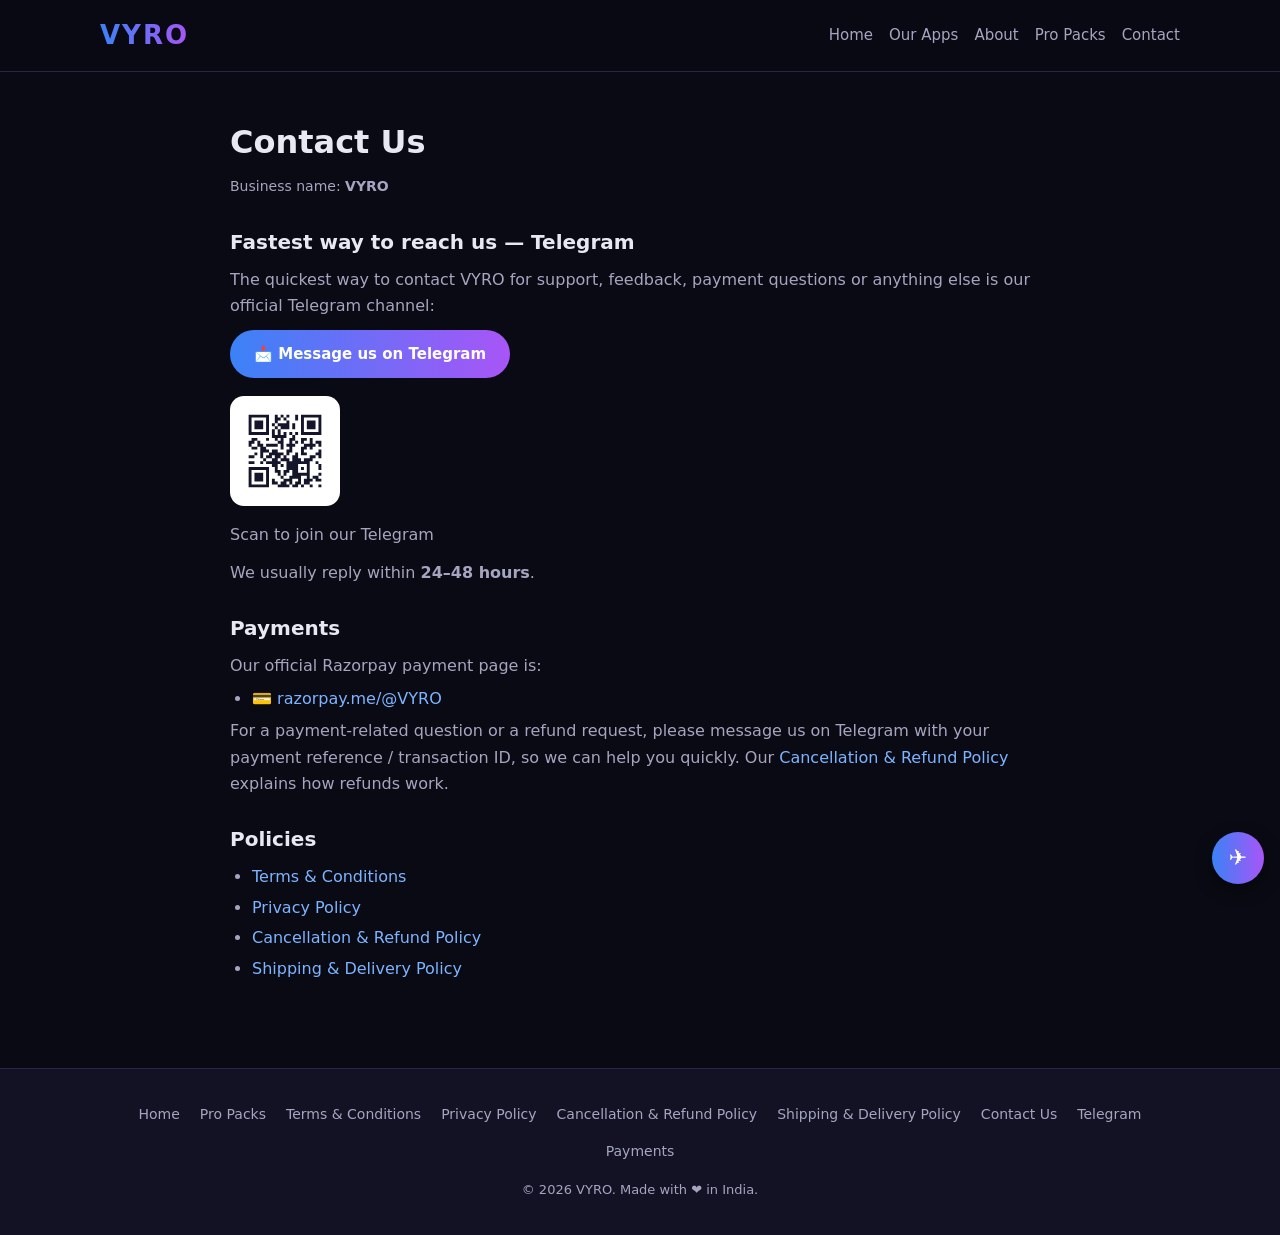
<file: contact.html>
<!DOCTYPE html>
<html lang="en">
<head>
<meta charset="UTF-8">
<meta name="viewport" content="width=device-width, initial-scale=1.0">
<title>Contact Us — VYRO</title>
<meta name="description" content="Contact VYRO: reach us fastest on Telegram. Support, payments and feedback — we usually reply within 24–48 hours.">
<link rel="stylesheet" href="style.css">
<link rel="canonical" href="https://vyro101.netlify.app/contact.html">
<meta name="robots" content="index, follow">
<meta name="theme-color" content="#0a0a14">
<link rel="icon" type="image/svg+xml" href="favicon.svg">
<meta property="og:type" content="website">
<meta property="og:site_name" content="VYRO">
<meta property="og:title" content="Contact Us — VYRO">
<meta property="og:description" content="Contact VYRO: reach us fastest on Telegram. Support, payments and feedback — we usually reply within 24–48 hours.">
<meta property="og:url" content="https://vyro101.netlify.app/contact.html">
<meta property="og:image" content="https://vyro101.netlify.app/og-cover.svg">
<meta property="og:image:alt" content="VYRO — Free Android Apps">
<meta name="twitter:card" content="summary_large_image">
<meta name="twitter:title" content="Contact Us — VYRO">
<meta name="twitter:description" content="Contact VYRO: reach us fastest on Telegram. Support, payments and feedback — we usually reply within 24–48 hours.">
<meta name="twitter:image" content="https://vyro101.netlify.app/og-cover.svg">
<script async src="https://pagead2.googlesyndication.com/pagead/js/adsbygoogle.js?client=ca-pub-7780106027254382" crossorigin="anonymous"></script>
</head>
<body>

<header class="site">
  <div class="wrap nav">
    <a class="logo" href="index.html">VYRO</a>
    <nav class="links">
      <a href="index.html">Home</a>
      <a href="index.html#apps">Our Apps</a>
      <a href="index.html#about">About</a>
      <a href="store.html">Pro Packs</a>
      <a href="contact.html">Contact</a>
    </nav>
  </div>
</header>

<main class="wrap">
  <div class="page">
    <h1>Contact Us</h1>
    <p class="updated">Business name: <strong>VYRO</strong></p>

    <h2>Fastest way to reach us — Telegram</h2>
    <p>The quickest way to contact VYRO for support, feedback, payment questions or anything else is our official Telegram channel:</p>
    <p><a class="btn" href="https://t.me/VYRO101" target="_blank" rel="noopener">📩 Message us on Telegram</a></p>
    <div class="qr-block">
      <img src="telegram-qr.svg" alt="QR code — scan to join the VYRO Telegram channel" class="tg-qr">
      <p class="qr-line">Scan to join our Telegram</p>
    </div>
    <p style="margin-top:12px">We usually reply within <strong>24–48 hours</strong>.</p>

    <h2>Payments</h2>
    <p>Our official Razorpay payment page is:</p>
    <ul>
      <li>💳 <a href="https://razorpay.me/@VYRO" target="_blank" rel="noopener">razorpay.me/@VYRO</a></li>
    </ul>
    <p>For a payment-related question or a refund request, please message us on Telegram with your payment reference / transaction ID, so we can help you quickly. Our <a href="refunds.html">Cancellation &amp; Refund Policy</a> explains how refunds work.</p>

    <h2>Policies</h2>
    <ul>
      <li><a href="terms.html">Terms &amp; Conditions</a></li>
      <li><a href="privacy.html">Privacy Policy</a></li>
      <li><a href="refunds.html">Cancellation &amp; Refund Policy</a></li>
      <li><a href="shipping.html">Shipping &amp; Delivery Policy</a></li>
    </ul>
  </div>
</main>

<footer class="site">
  <div class="wrap footer-inner">
    <div class="footer-links">
      <a href="index.html">Home</a>
      <a href="store.html">Pro Packs</a>
      <a href="terms.html">Terms &amp; Conditions</a>
      <a href="privacy.html">Privacy Policy</a>
      <a href="refunds.html">Cancellation &amp; Refund Policy</a>
      <a href="shipping.html">Shipping &amp; Delivery Policy</a>
      <a href="contact.html">Contact Us</a>
      <a href="https://t.me/VYRO101" target="_blank" rel="noopener">Telegram</a>
      <a href="https://razorpay.me/@VYRO" target="_blank" rel="noopener">Payments</a>
    </div>
    <p class="copy">© 2026 VYRO. Made with ❤️ in India.</p>
  </div>
</footer>

<a class="tg-float" href="https://t.me/VYRO101" target="_blank" rel="noopener" aria-label="Get our apps on Telegram">✈️</a>
<script src="tg-direct.js" defer></script>
</body>
</html>
</file>
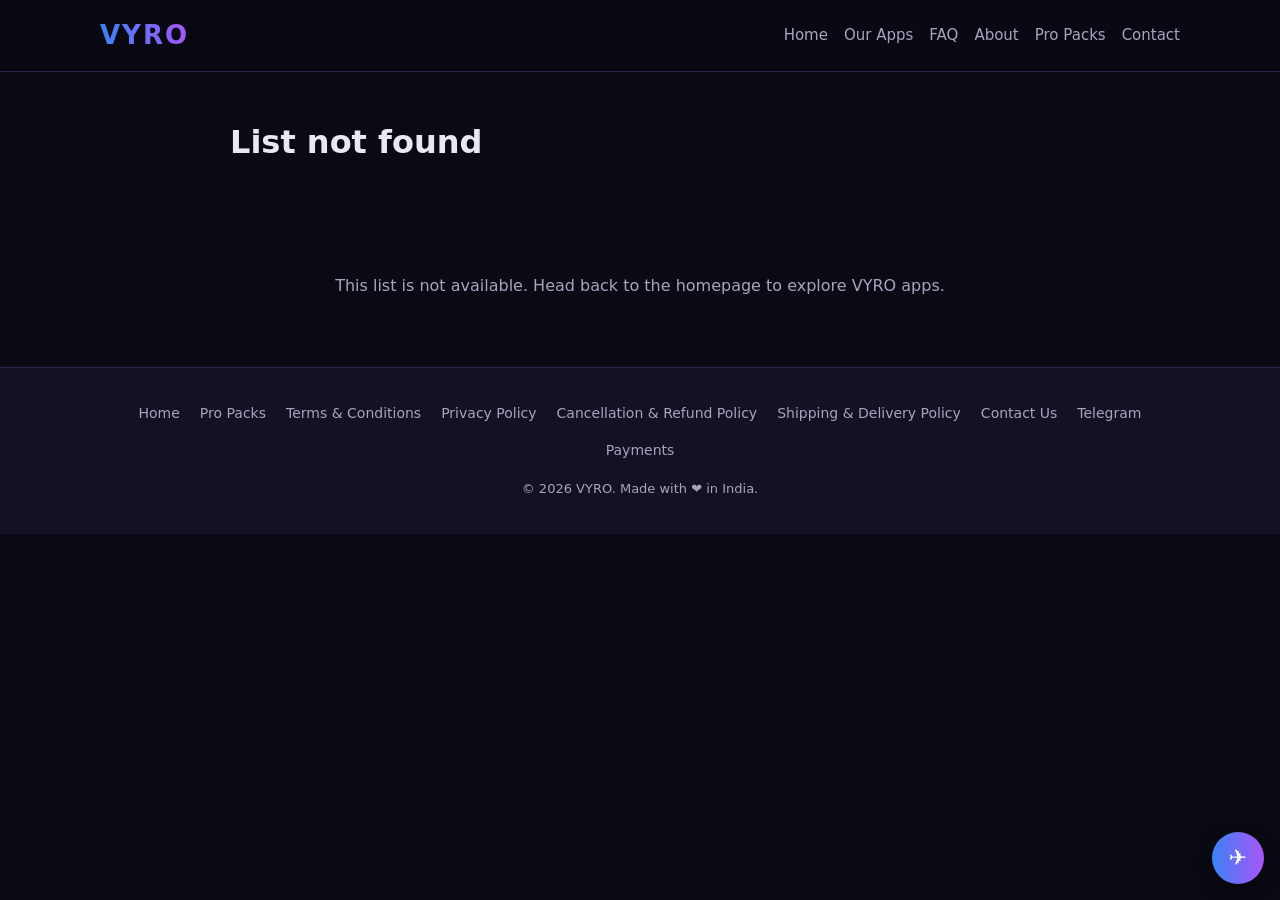
<file: list.html>
<!DOCTYPE html>
<html lang="en">
<head>
<meta charset="UTF-8">
<meta name="viewport" content="width=device-width, initial-scale=1.0">
<title>VYRO</title>
<meta name="description" content="A VYRO list — useful links and resources from VYRO.">
<link rel="stylesheet" href="style.css">
<link rel="canonical" href="https://vyro101.pages.dev/list.html">
<meta name="robots" content="index, follow">
<meta name="theme-color" content="#0a0a14">
<link rel="icon" type="image/svg+xml" href="favicon.svg">
<meta property="og:type" content="website">
<meta property="og:site_name" content="VYRO">
<meta property="og:title" content="VYRO">
<meta property="og:description" content="A VYRO list — useful links and resources from VYRO.">
<meta property="og:url" content="https://vyro101.pages.dev/list.html">
<meta property="og:image" content="https://vyro101.pages.dev/og-cover.svg">
<meta property="og:image:alt" content="VYRO — Free Android Apps">
<meta name="twitter:card" content="summary_large_image">
<meta name="twitter:title" content="VYRO">
<meta name="twitter:description" content="A VYRO list — useful links and resources from VYRO.">
<meta name="twitter:image" content="https://vyro101.pages.dev/og-cover.svg">
<script async src="https://pagead2.googlesyndication.com/pagead/js/adsbygoogle.js?client=ca-pub-7780106027254382" crossorigin="anonymous"></script>
</head>
<body>

<header class="site">
  <div class="wrap nav">
    <a class='logo' href='/'>VYRO</a>
    <nav class="links">
      <a href='/'>Home</a>
      <a href='/#apps'>Our Apps</a>
      <a href='/#faq'>FAQ</a>
      <a href='/#about'>About</a>
      <a href='/store'>Pro Packs</a>
      <a href='/contact'>Contact</a>
    </nav>
  </div>
</header>

<main class="wrap">
  <div class="page">
    <h1 id="listTitle">List</h1>
    <p class="updated" id="listSub"></p>
  </div>

  <section style="padding-top:0">
    <div class="app-list" id="tabList">
      <p class="no-apps" id="listStatus">Loading…</p>
    </div>
  </section>
</main>

<footer class="site">
  <div class="wrap footer-inner">
    <div class="footer-links">
      <a href='/'>Home</a>
      <a href='/store'>Pro Packs</a>
      <a href='/terms'>Terms &amp; Conditions</a>
      <a href='/privacy'>Privacy Policy</a>
      <a href='/refunds'>Cancellation &amp; Refund Policy</a>
      <a href='/shipping'>Shipping &amp; Delivery Policy</a>
      <a href='/contact'>Contact Us</a>
      <a href="https://t.me/VYRO101" target="_blank" rel="noopener">Telegram</a>
      <a href="https://razorpay.me/@VYRO" target="_blank" rel="noopener">Payments</a>
    </div>
    <p class="copy">© 2026 VYRO. Made with ❤️ in India.</p>
  </div>
</footer>

<a class="tg-float" href="https://t.me/VYRO101" target="_blank" rel="noopener" aria-label="Get our apps on Telegram">✈️</a>
<script src="tg-direct.js" defer></script>
<script>
// Renders one "page" tab from site-data.json (?tab=<id>): each item is a
// row with its title, a [Get here] button linking to the item's link, and
// a "Tips: ..." line under the title — the pattern from Piyush's sketch.
(function () {
  var listEl = document.getElementById('tabList');
  var statusEl = document.getElementById('listStatus');
  var titleEl = document.getElementById('listTitle');

  function tabHref(tab) {
    if (!tab) return '#';
    if (tab.type === 'page') return 'list.html?tab=' + encodeURIComponent(tab.id || '');
    return tab.url || '#';
  }

  function renderNav(tabs) {
    var nav = document.querySelector('header.site nav.links');
    if (!nav || !tabs || !tabs.length) return;
    nav.textContent = '';
    tabs.forEach(function (tab) {
      var a = document.createElement('a');
      a.href = tabHref(tab);
      a.textContent = tab.label || '';
      nav.appendChild(a);
    });
  }

  function showStatus(msg) {
    listEl.textContent = '';
    var p = document.createElement('p');
    p.className = 'no-apps';
    p.textContent = msg;
    listEl.appendChild(p);
  }

  function renderItems(tab) {
    titleEl.textContent = tab.label || 'List';
    document.title = (tab.label || 'List') + ' — VYRO';
    var items = tab.items || [];
    if (!items.length) {
      showStatus('No items here yet — check back soon.');
      return;
    }
    listEl.textContent = '';
    items.forEach(function (item) {
      var art = document.createElement('article');
      art.className = 'app-row';

      var info = document.createElement('div');
      info.className = 'app-info';
      var h3 = document.createElement('h3');
      h3.textContent = item.title || '';
      info.appendChild(h3);
      if (item.tips) {
        var tips = document.createElement('p');
        tips.textContent = 'Tips: ' + item.tips;
        info.appendChild(tips);
      }
      art.appendChild(info);

      if (item.link) {
        var a = document.createElement('a');
        a.className = 'btn get';
        a.href = item.link;
        a.textContent = 'Get here';
        if (/^https?:\/\//i.test(item.link)) {
          a.target = '_blank';
          a.rel = 'noopener';
        }
        art.appendChild(a);
      }
      listEl.appendChild(art);
    });
  }

  var params = new URLSearchParams(window.location.search);
  var tabId = params.get('tab') || '';

  fetch('site-data.json', { cache: 'no-store' })
    .then(function (resp) {
      if (!resp.ok) throw new Error('site-data.json: HTTP ' + resp.status);
      return resp.json();
    })
    .then(function (data) {
      if (!data || typeof data !== 'object') throw new Error('bad data');
      try { renderNav(data.tabs); } catch (e) { /* keep static nav */ }
      var tab = null;
      (data.tabs || []).forEach(function (t) {
        if (t.id === tabId) tab = t;
      });
      if (!tab || tab.type !== 'page') {
        titleEl.textContent = 'List not found';
        document.title = 'List not found — VYRO';
        showStatus('This list is not available. Head back to the homepage to explore VYRO apps.');
        return;
      }
      renderItems(tab);
    })
    .catch(function () {
      showStatus('Could not load this list — please check your connection and try again.');
    });
})();
</script>
</body>
</html>
</file>
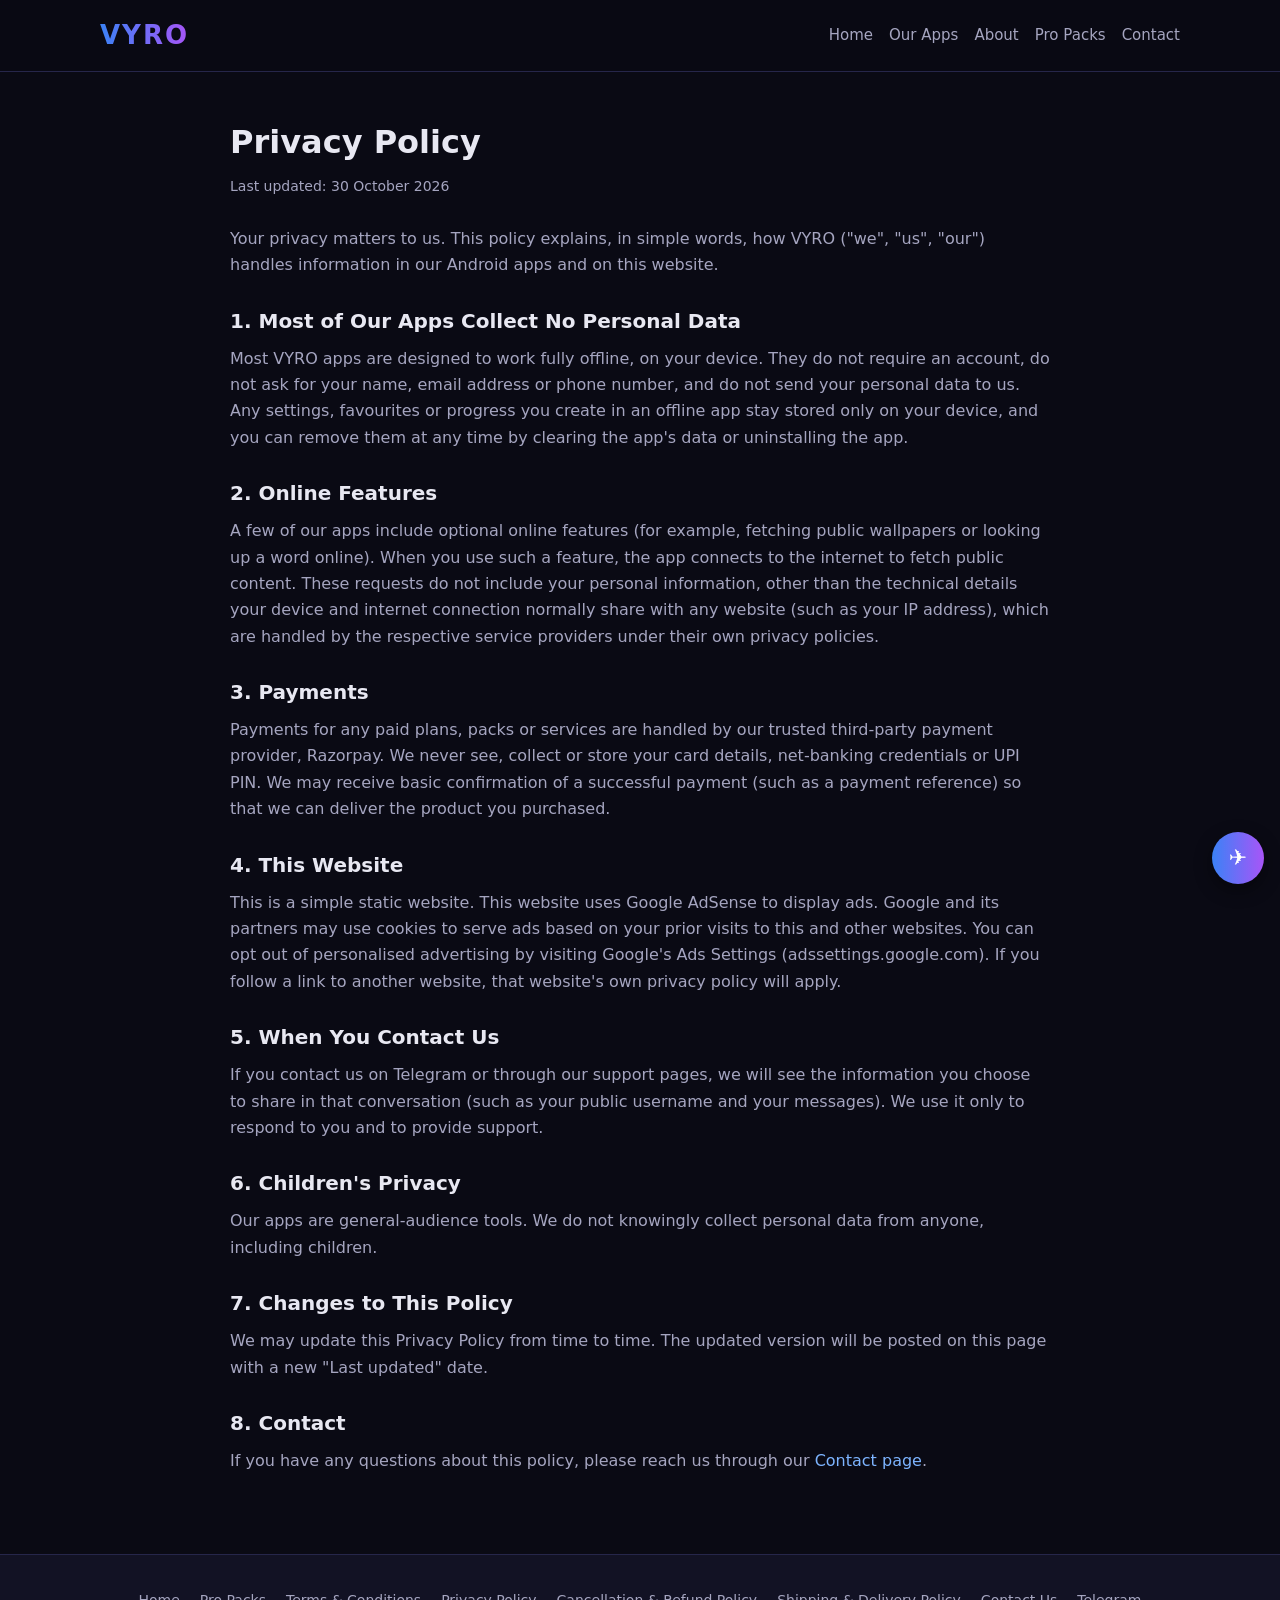
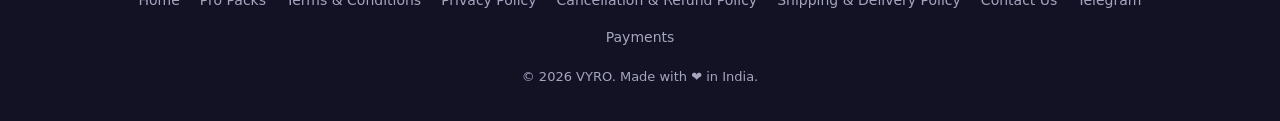
<file: privacy.html>
<!DOCTYPE html>
<html lang="en">
<head>
<meta charset="UTF-8">
<meta name="viewport" content="width=device-width, initial-scale=1.0">
<title>Privacy Policy — VYRO</title>
<meta name="description" content="Privacy Policy of VYRO: most of our apps work fully offline and collect no personal data.">
<link rel="stylesheet" href="style.css">
<link rel="canonical" href="https://vyro101.netlify.app/privacy.html">
<meta name="robots" content="index, follow">
<meta name="theme-color" content="#0a0a14">
<link rel="icon" type="image/svg+xml" href="favicon.svg">
<meta property="og:type" content="website">
<meta property="og:site_name" content="VYRO">
<meta property="og:title" content="Privacy Policy — VYRO">
<meta property="og:description" content="Privacy Policy of VYRO: most of our apps work fully offline and collect no personal data.">
<meta property="og:url" content="https://vyro101.netlify.app/privacy.html">
<meta property="og:image" content="https://vyro101.netlify.app/og-cover.svg">
<meta property="og:image:alt" content="VYRO — Free Android Apps">
<meta name="twitter:card" content="summary_large_image">
<meta name="twitter:title" content="Privacy Policy — VYRO">
<meta name="twitter:description" content="Privacy Policy of VYRO: most of our apps work fully offline and collect no personal data.">
<meta name="twitter:image" content="https://vyro101.netlify.app/og-cover.svg">
<script async src="https://pagead2.googlesyndication.com/pagead/js/adsbygoogle.js?client=ca-pub-7780106027254382" crossorigin="anonymous"></script>
</head>
<body>

<header class="site">
  <div class="wrap nav">
    <a class="logo" href="index.html">VYRO</a>
    <nav class="links">
      <a href="index.html">Home</a>
      <a href="index.html#apps">Our Apps</a>
      <a href="index.html#about">About</a>
      <a href="store.html">Pro Packs</a>
      <a href="contact.html">Contact</a>
    </nav>
  </div>
</header>

<main class="wrap">
  <div class="page">
    <h1>Privacy Policy</h1>
    <p class="updated">Last updated: 30 October 2026</p>

    <p>Your privacy matters to us. This policy explains, in simple words, how VYRO ("we", "us", "our") handles information in our Android apps and on this website.</p>

    <h2>1. Most of Our Apps Collect No Personal Data</h2>
    <p>Most VYRO apps are designed to work fully offline, on your device. They do not require an account, do not ask for your name, email address or phone number, and do not send your personal data to us. Any settings, favourites or progress you create in an offline app stay stored only on your device, and you can remove them at any time by clearing the app's data or uninstalling the app.</p>

    <h2>2. Online Features</h2>
    <p>A few of our apps include optional online features (for example, fetching public wallpapers or looking up a word online). When you use such a feature, the app connects to the internet to fetch public content. These requests do not include your personal information, other than the technical details your device and internet connection normally share with any website (such as your IP address), which are handled by the respective service providers under their own privacy policies.</p>

    <h2>3. Payments</h2>
    <p>Payments for any paid plans, packs or services are handled by our trusted third-party payment provider, Razorpay. We never see, collect or store your card details, net-banking credentials or UPI PIN. We may receive basic confirmation of a successful payment (such as a payment reference) so that we can deliver the product you purchased.</p>

    <h2>4. This Website</h2>
    <p>This is a simple static website. This website uses Google AdSense to display ads. Google and its partners may use cookies to serve ads based on your prior visits to this and other websites. You can opt out of personalised advertising by visiting Google's Ads Settings (adssettings.google.com). If you follow a link to another website, that website's own privacy policy will apply.</p>

    <h2>5. When You Contact Us</h2>
    <p>If you contact us on Telegram or through our support pages, we will see the information you choose to share in that conversation (such as your public username and your messages). We use it only to respond to you and to provide support.</p>

    <h2>6. Children's Privacy</h2>
    <p>Our apps are general-audience tools. We do not knowingly collect personal data from anyone, including children.</p>

    <h2>7. Changes to This Policy</h2>
    <p>We may update this Privacy Policy from time to time. The updated version will be posted on this page with a new "Last updated" date.</p>

    <h2>8. Contact</h2>
    <p>If you have any questions about this policy, please reach us through our <a href="contact.html">Contact page</a>.</p>
  </div>
</main>

<footer class="site">
  <div class="wrap footer-inner">
    <div class="footer-links">
      <a href="index.html">Home</a>
      <a href="store.html">Pro Packs</a>
      <a href="terms.html">Terms &amp; Conditions</a>
      <a href="privacy.html">Privacy Policy</a>
      <a href="refunds.html">Cancellation &amp; Refund Policy</a>
      <a href="shipping.html">Shipping &amp; Delivery Policy</a>
      <a href="contact.html">Contact Us</a>
      <a href="https://t.me/VYRO101" target="_blank" rel="noopener">Telegram</a>
      <a href="https://razorpay.me/@VYRO" target="_blank" rel="noopener">Payments</a>
    </div>
    <p class="copy">© 2026 VYRO. Made with ❤️ in India.</p>
  </div>
</footer>

<a class="tg-float" href="https://t.me/VYRO101" target="_blank" rel="noopener" aria-label="Get our apps on Telegram">✈️</a>
<script src="tg-direct.js" defer></script>
</body>
</html>
</file>
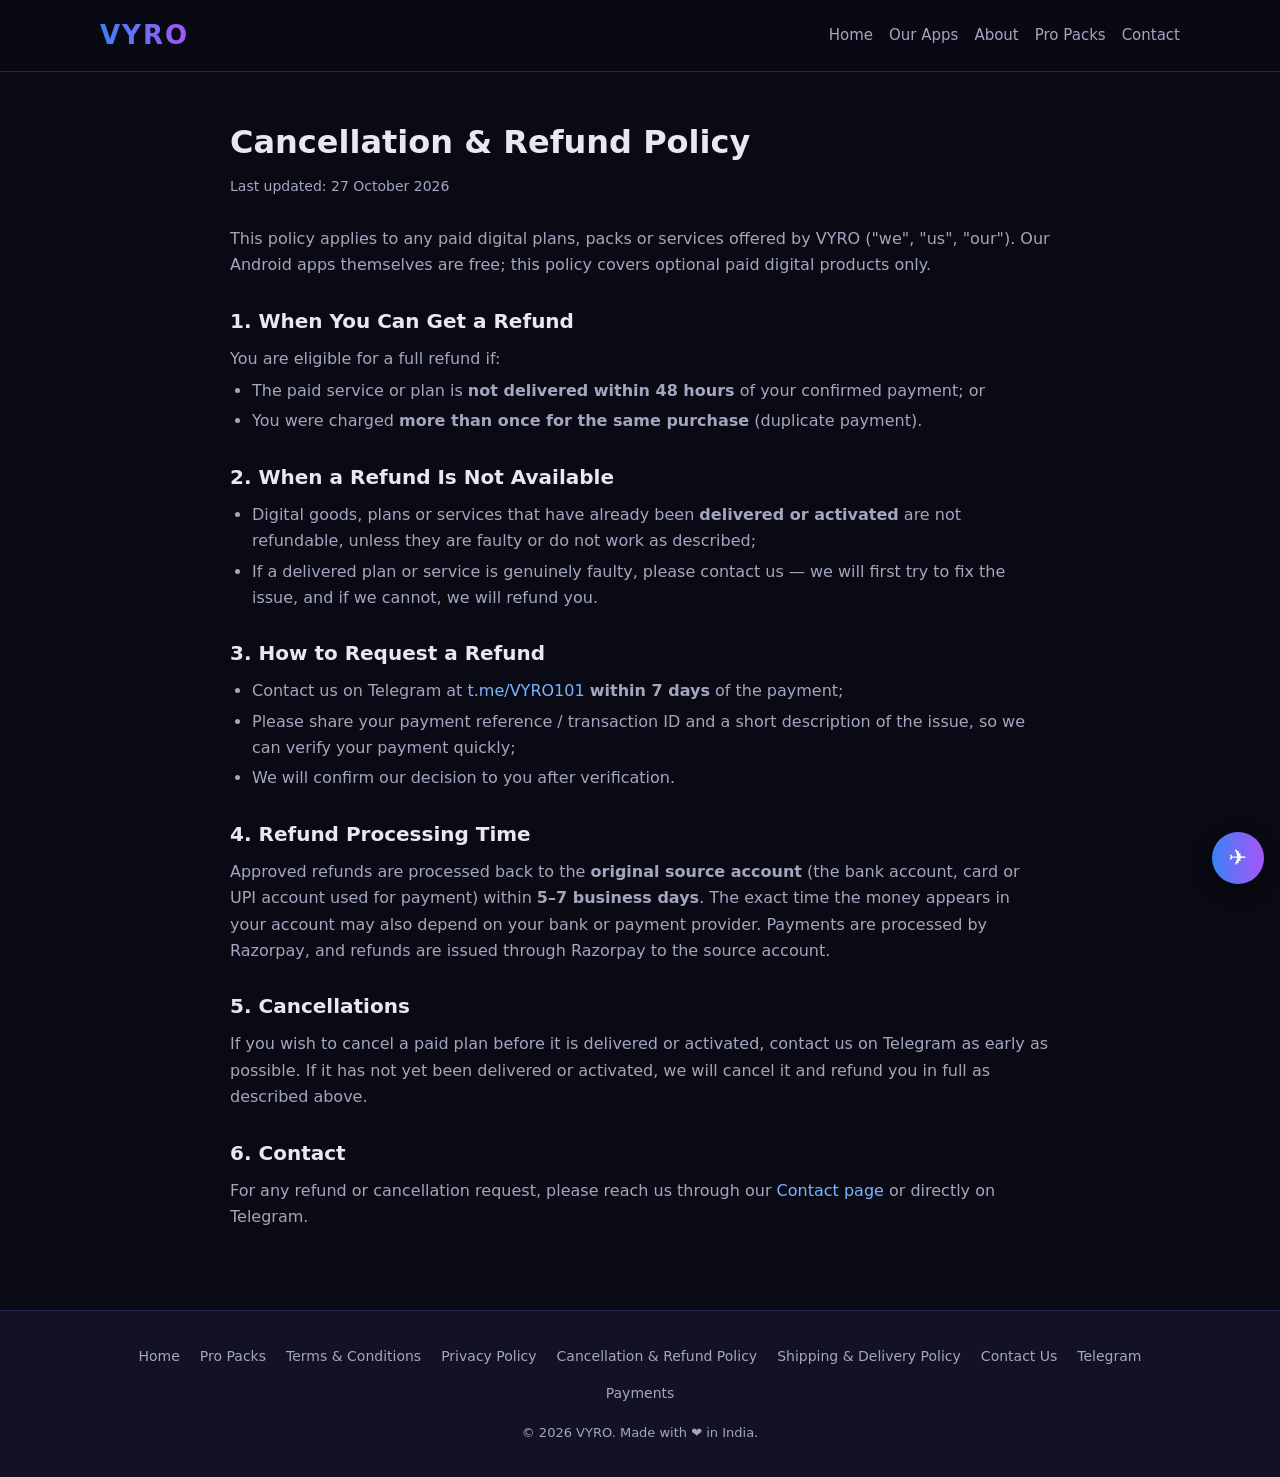
<file: refunds.html>
<!DOCTYPE html>
<html lang="en">
<head>
<meta charset="UTF-8">
<meta name="viewport" content="width=device-width, initial-scale=1.0">
<title>Cancellation &amp; Refund Policy — VYRO</title>
<meta name="description" content="Cancellation and Refund Policy for paid digital plans and services offered by VYRO.">
<link rel="stylesheet" href="style.css">
<link rel="canonical" href="https://vyro101.netlify.app/refunds.html">
<meta name="robots" content="index, follow">
<meta name="theme-color" content="#0a0a14">
<link rel="icon" type="image/svg+xml" href="favicon.svg">
<meta property="og:type" content="website">
<meta property="og:site_name" content="VYRO">
<meta property="og:title" content="Cancellation &amp; Refund Policy — VYRO">
<meta property="og:description" content="Cancellation and Refund Policy for paid digital plans and services offered by VYRO.">
<meta property="og:url" content="https://vyro101.netlify.app/refunds.html">
<meta property="og:image" content="https://vyro101.netlify.app/og-cover.svg">
<meta property="og:image:alt" content="VYRO — Free Android Apps">
<meta name="twitter:card" content="summary_large_image">
<meta name="twitter:title" content="Cancellation &amp; Refund Policy — VYRO">
<meta name="twitter:description" content="Cancellation and Refund Policy for paid digital plans and services offered by VYRO.">
<meta name="twitter:image" content="https://vyro101.netlify.app/og-cover.svg">
<script async src="https://pagead2.googlesyndication.com/pagead/js/adsbygoogle.js?client=ca-pub-7780106027254382" crossorigin="anonymous"></script>
</head>
<body>

<header class="site">
  <div class="wrap nav">
    <a class="logo" href="index.html">VYRO</a>
    <nav class="links">
      <a href="index.html">Home</a>
      <a href="index.html#apps">Our Apps</a>
      <a href="index.html#about">About</a>
      <a href="store.html">Pro Packs</a>
      <a href="contact.html">Contact</a>
    </nav>
  </div>
</header>

<main class="wrap">
  <div class="page">
    <h1>Cancellation &amp; Refund Policy</h1>
    <p class="updated">Last updated: 27 October 2026</p>

    <p>This policy applies to any paid digital plans, packs or services offered by VYRO ("we", "us", "our"). Our Android apps themselves are free; this policy covers optional paid digital products only.</p>

    <h2>1. When You Can Get a Refund</h2>
    <p>You are eligible for a full refund if:</p>
    <ul>
      <li>The paid service or plan is <strong>not delivered within 48 hours</strong> of your confirmed payment; or</li>
      <li>You were charged <strong>more than once for the same purchase</strong> (duplicate payment).</li>
    </ul>

    <h2>2. When a Refund Is Not Available</h2>
    <ul>
      <li>Digital goods, plans or services that have already been <strong>delivered or activated</strong> are not refundable, unless they are faulty or do not work as described;</li>
      <li>If a delivered plan or service is genuinely faulty, please contact us — we will first try to fix the issue, and if we cannot, we will refund you.</li>
    </ul>

    <h2>3. How to Request a Refund</h2>
    <ul>
      <li>Contact us on Telegram at <a href="https://t.me/VYRO101" target="_blank" rel="noopener">t.me/VYRO101</a> <strong>within 7 days</strong> of the payment;</li>
      <li>Please share your payment reference / transaction ID and a short description of the issue, so we can verify your payment quickly;</li>
      <li>We will confirm our decision to you after verification.</li>
    </ul>

    <h2>4. Refund Processing Time</h2>
    <p>Approved refunds are processed back to the <strong>original source account</strong> (the bank account, card or UPI account used for payment) within <strong>5–7 business days</strong>. The exact time the money appears in your account may also depend on your bank or payment provider. Payments are processed by Razorpay, and refunds are issued through Razorpay to the source account.</p>

    <h2>5. Cancellations</h2>
    <p>If you wish to cancel a paid plan before it is delivered or activated, contact us on Telegram as early as possible. If it has not yet been delivered or activated, we will cancel it and refund you in full as described above.</p>

    <h2>6. Contact</h2>
    <p>For any refund or cancellation request, please reach us through our <a href="contact.html">Contact page</a> or directly on Telegram.</p>
  </div>
</main>

<footer class="site">
  <div class="wrap footer-inner">
    <div class="footer-links">
      <a href="index.html">Home</a>
      <a href="store.html">Pro Packs</a>
      <a href="terms.html">Terms &amp; Conditions</a>
      <a href="privacy.html">Privacy Policy</a>
      <a href="refunds.html">Cancellation &amp; Refund Policy</a>
      <a href="shipping.html">Shipping &amp; Delivery Policy</a>
      <a href="contact.html">Contact Us</a>
      <a href="https://t.me/VYRO101" target="_blank" rel="noopener">Telegram</a>
      <a href="https://razorpay.me/@VYRO" target="_blank" rel="noopener">Payments</a>
    </div>
    <p class="copy">© 2026 VYRO. Made with ❤️ in India.</p>
  </div>
</footer>

<a class="tg-float" href="https://t.me/VYRO101" target="_blank" rel="noopener" aria-label="Get our apps on Telegram">✈️</a>
<script src="tg-direct.js" defer></script>
</body>
</html>
</file>
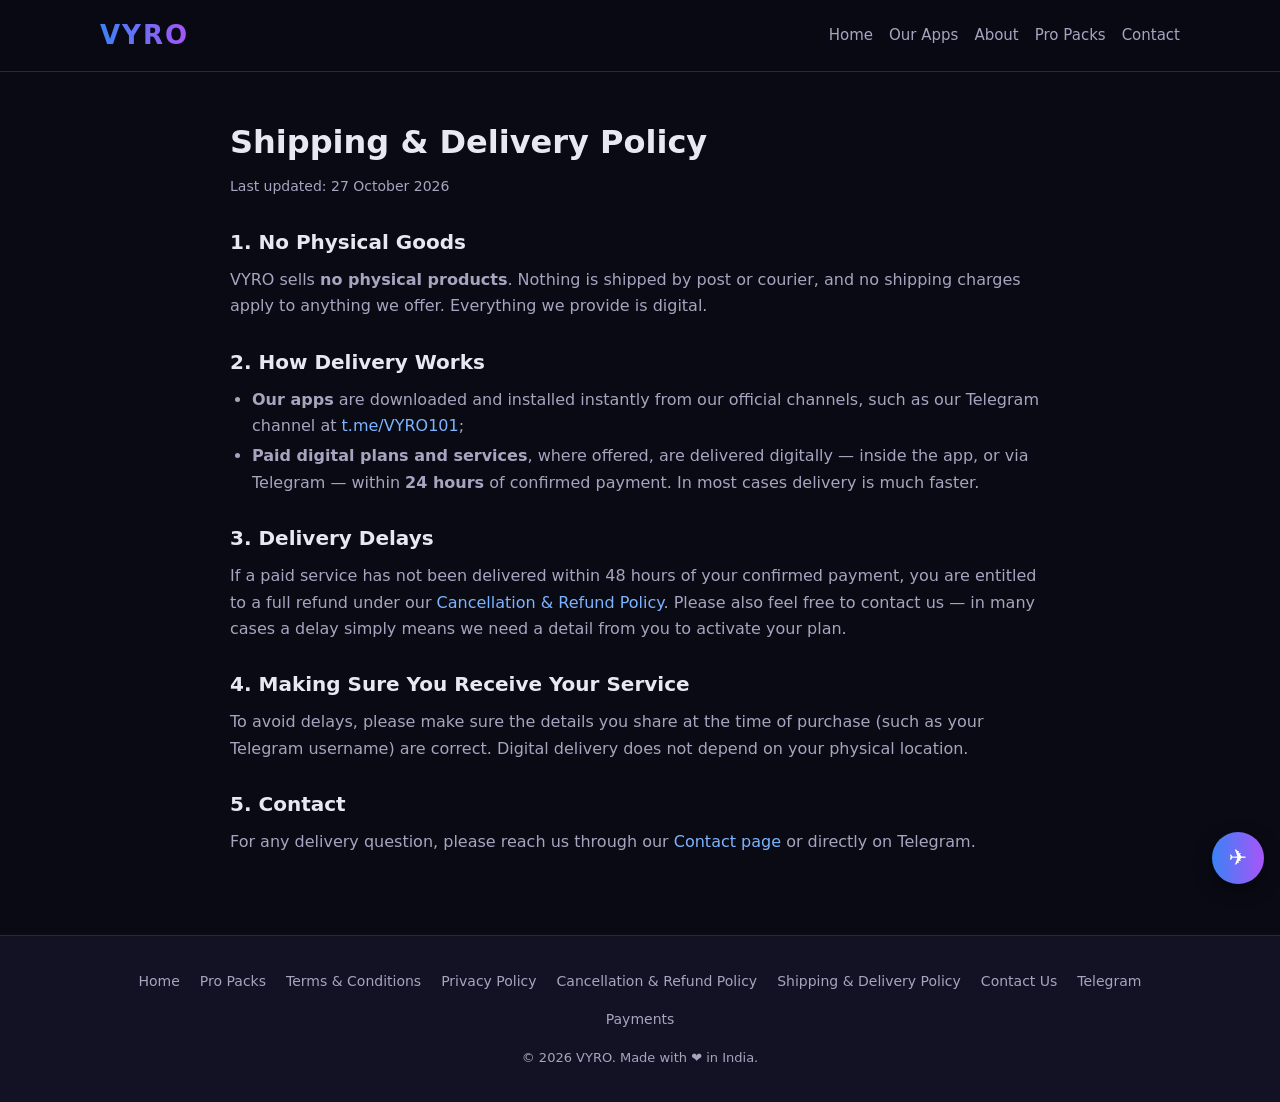
<file: shipping.html>
<!DOCTYPE html>
<html lang="en">
<head>
<meta charset="UTF-8">
<meta name="viewport" content="width=device-width, initial-scale=1.0">
<title>Shipping &amp; Delivery Policy — VYRO</title>
<meta name="description" content="VYRO sells no physical goods. All apps and paid services are delivered digitally and instantly or within 24 hours of confirmed payment.">
<link rel="stylesheet" href="style.css">
<link rel="canonical" href="https://vyro101.netlify.app/shipping.html">
<meta name="robots" content="index, follow">
<meta name="theme-color" content="#0a0a14">
<link rel="icon" type="image/svg+xml" href="favicon.svg">
<meta property="og:type" content="website">
<meta property="og:site_name" content="VYRO">
<meta property="og:title" content="Shipping &amp; Delivery Policy — VYRO">
<meta property="og:description" content="VYRO sells no physical goods. All apps and paid services are delivered digitally and instantly or within 24 hours of confirmed payment.">
<meta property="og:url" content="https://vyro101.netlify.app/shipping.html">
<meta property="og:image" content="https://vyro101.netlify.app/og-cover.svg">
<meta property="og:image:alt" content="VYRO — Free Android Apps">
<meta name="twitter:card" content="summary_large_image">
<meta name="twitter:title" content="Shipping &amp; Delivery Policy — VYRO">
<meta name="twitter:description" content="VYRO sells no physical goods. All apps and paid services are delivered digitally and instantly or within 24 hours of confirmed payment.">
<meta name="twitter:image" content="https://vyro101.netlify.app/og-cover.svg">
<script async src="https://pagead2.googlesyndication.com/pagead/js/adsbygoogle.js?client=ca-pub-7780106027254382" crossorigin="anonymous"></script>
</head>
<body>

<header class="site">
  <div class="wrap nav">
    <a class="logo" href="index.html">VYRO</a>
    <nav class="links">
      <a href="index.html">Home</a>
      <a href="index.html#apps">Our Apps</a>
      <a href="index.html#about">About</a>
      <a href="store.html">Pro Packs</a>
      <a href="contact.html">Contact</a>
    </nav>
  </div>
</header>

<main class="wrap">
  <div class="page">
    <h1>Shipping &amp; Delivery Policy</h1>
    <p class="updated">Last updated: 27 October 2026</p>

    <h2>1. No Physical Goods</h2>
    <p>VYRO sells <strong>no physical products</strong>. Nothing is shipped by post or courier, and no shipping charges apply to anything we offer. Everything we provide is digital.</p>

    <h2>2. How Delivery Works</h2>
    <ul>
      <li><strong>Our apps</strong> are downloaded and installed instantly from our official channels, such as our Telegram channel at <a href="https://t.me/VYRO101" target="_blank" rel="noopener">t.me/VYRO101</a>;</li>
      <li><strong>Paid digital plans and services</strong>, where offered, are delivered digitally — inside the app, or via Telegram — within <strong>24 hours</strong> of confirmed payment. In most cases delivery is much faster.</li>
    </ul>

    <h2>3. Delivery Delays</h2>
    <p>If a paid service has not been delivered within 48 hours of your confirmed payment, you are entitled to a full refund under our <a href="refunds.html">Cancellation &amp; Refund Policy</a>. Please also feel free to contact us — in many cases a delay simply means we need a detail from you to activate your plan.</p>

    <h2>4. Making Sure You Receive Your Service</h2>
    <p>To avoid delays, please make sure the details you share at the time of purchase (such as your Telegram username) are correct. Digital delivery does not depend on your physical location.</p>

    <h2>5. Contact</h2>
    <p>For any delivery question, please reach us through our <a href="contact.html">Contact page</a> or directly on Telegram.</p>
  </div>
</main>

<footer class="site">
  <div class="wrap footer-inner">
    <div class="footer-links">
      <a href="index.html">Home</a>
      <a href="store.html">Pro Packs</a>
      <a href="terms.html">Terms &amp; Conditions</a>
      <a href="privacy.html">Privacy Policy</a>
      <a href="refunds.html">Cancellation &amp; Refund Policy</a>
      <a href="shipping.html">Shipping &amp; Delivery Policy</a>
      <a href="contact.html">Contact Us</a>
      <a href="https://t.me/VYRO101" target="_blank" rel="noopener">Telegram</a>
      <a href="https://razorpay.me/@VYRO" target="_blank" rel="noopener">Payments</a>
    </div>
    <p class="copy">© 2026 VYRO. Made with ❤️ in India.</p>
  </div>
</footer>

<a class="tg-float" href="https://t.me/VYRO101" target="_blank" rel="noopener" aria-label="Get our apps on Telegram">✈️</a>
<script src="tg-direct.js" defer></script>
</body>
</html>
</file>
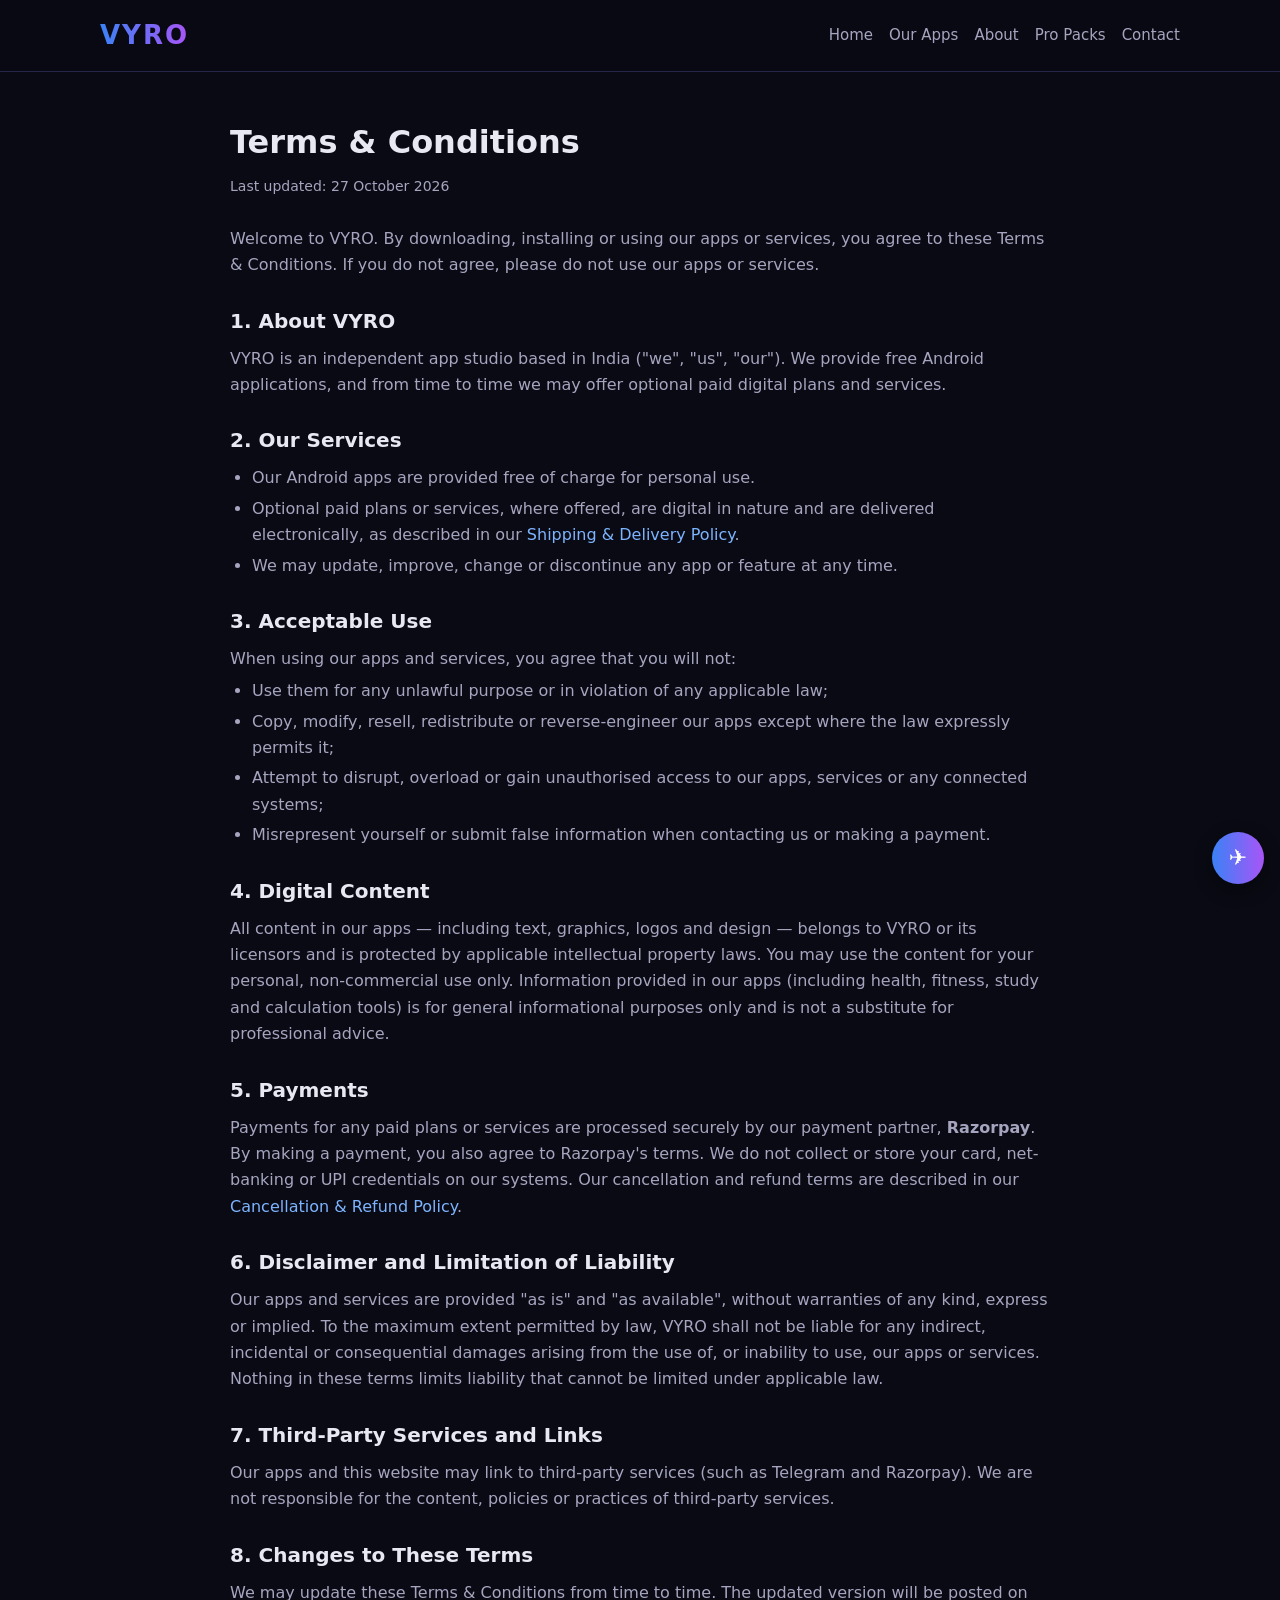
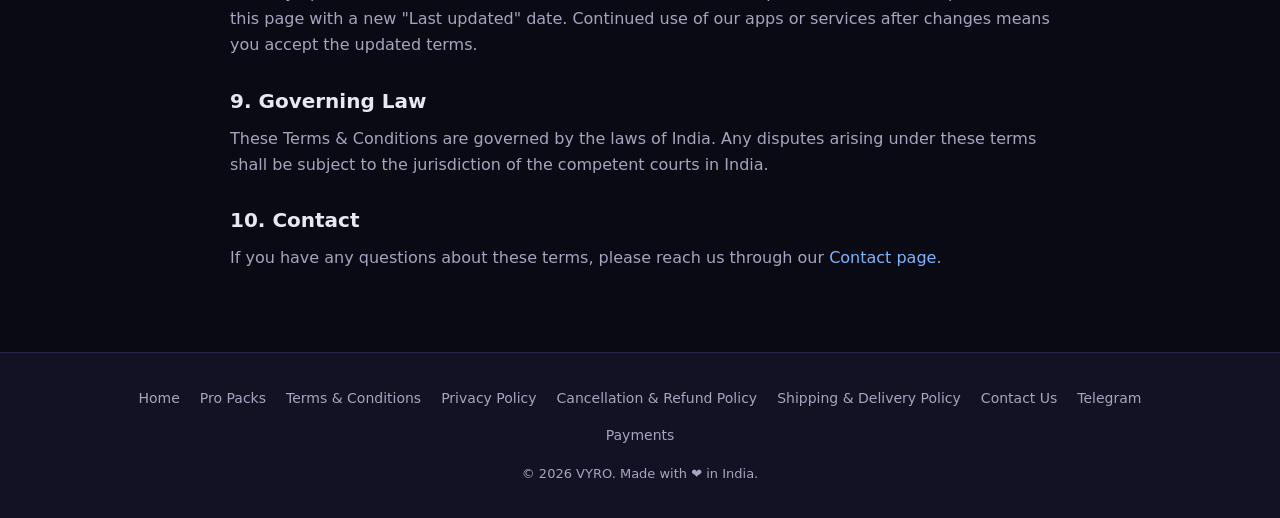
<file: terms.html>
<!DOCTYPE html>
<html lang="en">
<head>
<meta charset="UTF-8">
<meta name="viewport" content="width=device-width, initial-scale=1.0">
<title>Terms &amp; Conditions — VYRO</title>
<meta name="description" content="Terms and Conditions for using VYRO's free Android apps and optional paid digital plans and services.">
<link rel="stylesheet" href="style.css">
<link rel="canonical" href="https://vyro101.netlify.app/terms.html">
<meta name="robots" content="index, follow">
<meta name="theme-color" content="#0a0a14">
<link rel="icon" type="image/svg+xml" href="favicon.svg">
<meta property="og:type" content="website">
<meta property="og:site_name" content="VYRO">
<meta property="og:title" content="Terms &amp; Conditions — VYRO">
<meta property="og:description" content="Terms and Conditions for using VYRO&#x27;s free Android apps and optional paid digital plans and services.">
<meta property="og:url" content="https://vyro101.netlify.app/terms.html">
<meta property="og:image" content="https://vyro101.netlify.app/og-cover.svg">
<meta property="og:image:alt" content="VYRO — Free Android Apps">
<meta name="twitter:card" content="summary_large_image">
<meta name="twitter:title" content="Terms &amp; Conditions — VYRO">
<meta name="twitter:description" content="Terms and Conditions for using VYRO&#x27;s free Android apps and optional paid digital plans and services.">
<meta name="twitter:image" content="https://vyro101.netlify.app/og-cover.svg">
<script async src="https://pagead2.googlesyndication.com/pagead/js/adsbygoogle.js?client=ca-pub-7780106027254382" crossorigin="anonymous"></script>
</head>
<body>

<header class="site">
  <div class="wrap nav">
    <a class="logo" href="index.html">VYRO</a>
    <nav class="links">
      <a href="index.html">Home</a>
      <a href="index.html#apps">Our Apps</a>
      <a href="index.html#about">About</a>
      <a href="store.html">Pro Packs</a>
      <a href="contact.html">Contact</a>
    </nav>
  </div>
</header>

<main class="wrap">
  <div class="page">
    <h1>Terms &amp; Conditions</h1>
    <p class="updated">Last updated: 27 October 2026</p>

    <p>Welcome to VYRO. By downloading, installing or using our apps or services, you agree to these Terms &amp; Conditions. If you do not agree, please do not use our apps or services.</p>

    <h2>1. About VYRO</h2>
    <p>VYRO is an independent app studio based in India ("we", "us", "our"). We provide free Android applications, and from time to time we may offer optional paid digital plans and services.</p>

    <h2>2. Our Services</h2>
    <ul>
      <li>Our Android apps are provided free of charge for personal use.</li>
      <li>Optional paid plans or services, where offered, are digital in nature and are delivered electronically, as described in our <a href="shipping.html">Shipping &amp; Delivery Policy</a>.</li>
      <li>We may update, improve, change or discontinue any app or feature at any time.</li>
    </ul>

    <h2>3. Acceptable Use</h2>
    <p>When using our apps and services, you agree that you will not:</p>
    <ul>
      <li>Use them for any unlawful purpose or in violation of any applicable law;</li>
      <li>Copy, modify, resell, redistribute or reverse-engineer our apps except where the law expressly permits it;</li>
      <li>Attempt to disrupt, overload or gain unauthorised access to our apps, services or any connected systems;</li>
      <li>Misrepresent yourself or submit false information when contacting us or making a payment.</li>
    </ul>

    <h2>4. Digital Content</h2>
    <p>All content in our apps — including text, graphics, logos and design — belongs to VYRO or its licensors and is protected by applicable intellectual property laws. You may use the content for your personal, non-commercial use only. Information provided in our apps (including health, fitness, study and calculation tools) is for general informational purposes only and is not a substitute for professional advice.</p>

    <h2>5. Payments</h2>
    <p>Payments for any paid plans or services are processed securely by our payment partner, <strong>Razorpay</strong>. By making a payment, you also agree to Razorpay's terms. We do not collect or store your card, net-banking or UPI credentials on our systems. Our cancellation and refund terms are described in our <a href="refunds.html">Cancellation &amp; Refund Policy</a>.</p>

    <h2>6. Disclaimer and Limitation of Liability</h2>
    <p>Our apps and services are provided "as is" and "as available", without warranties of any kind, express or implied. To the maximum extent permitted by law, VYRO shall not be liable for any indirect, incidental or consequential damages arising from the use of, or inability to use, our apps or services. Nothing in these terms limits liability that cannot be limited under applicable law.</p>

    <h2>7. Third-Party Services and Links</h2>
    <p>Our apps and this website may link to third-party services (such as Telegram and Razorpay). We are not responsible for the content, policies or practices of third-party services.</p>

    <h2>8. Changes to These Terms</h2>
    <p>We may update these Terms &amp; Conditions from time to time. The updated version will be posted on this page with a new "Last updated" date. Continued use of our apps or services after changes means you accept the updated terms.</p>

    <h2>9. Governing Law</h2>
    <p>These Terms &amp; Conditions are governed by the laws of India. Any disputes arising under these terms shall be subject to the jurisdiction of the competent courts in India.</p>

    <h2>10. Contact</h2>
    <p>If you have any questions about these terms, please reach us through our <a href="contact.html">Contact page</a>.</p>
  </div>
</main>

<footer class="site">
  <div class="wrap footer-inner">
    <div class="footer-links">
      <a href="index.html">Home</a>
      <a href="store.html">Pro Packs</a>
      <a href="terms.html">Terms &amp; Conditions</a>
      <a href="privacy.html">Privacy Policy</a>
      <a href="refunds.html">Cancellation &amp; Refund Policy</a>
      <a href="shipping.html">Shipping &amp; Delivery Policy</a>
      <a href="contact.html">Contact Us</a>
      <a href="https://t.me/VYRO101" target="_blank" rel="noopener">Telegram</a>
      <a href="https://razorpay.me/@VYRO" target="_blank" rel="noopener">Payments</a>
    </div>
    <p class="copy">© 2026 VYRO. Made with ❤️ in India.</p>
  </div>
</footer>

<a class="tg-float" href="https://t.me/VYRO101" target="_blank" rel="noopener" aria-label="Get our apps on Telegram">✈️</a>
<script src="tg-direct.js" defer></script>
</body>
</html>
</file>
<file: style.css>
:root{
  --bg:#0a0a14;
  --bg2:#121224;
  --card:#16162a;
  --card-border:#26264a;
  --text:#e8e8f2;
  --muted:#a5a5c0;
  --blue:#3b82f6;
  --purple:#a855f7;
  --grad:linear-gradient(90deg,#3b82f6,#a855f7);
  --radius:16px;
}
*{margin:0;padding:0;box-sizing:border-box}
html{scroll-behavior:smooth}
body{
  font-family:system-ui,-apple-system,"Segoe UI",Roboto,Arial,sans-serif;
  background:var(--bg);
  color:var(--text);
  line-height:1.65;
  font-size:16px;
}
a{color:#7db4ff;text-decoration:none}
a:hover{text-decoration:underline}
.wrap{max-width:1080px;margin:0 auto;padding:0 20px}

/* Header */
header.site{
  position:sticky;top:0;z-index:50;
  background:rgba(10,10,20,.92);
  backdrop-filter:blur(8px);
  border-bottom:1px solid var(--card-border);
}
.nav{display:flex;align-items:center;justify-content:space-between;flex-wrap:wrap;gap:10px;padding:14px 0}
.logo{font-size:26px;font-weight:800;letter-spacing:2px;background:var(--grad);-webkit-background-clip:text;background-clip:text;color:transparent}
.logo:hover{text-decoration:none}
nav.links{display:flex;flex-wrap:wrap;gap:16px}
nav.links a{color:var(--muted);font-size:15px;font-weight:500}
nav.links a:hover{color:var(--text);text-decoration:none}

/* Hero */
.hero{text-align:center;padding:70px 20px 50px}
.hero h1{font-size:64px;font-weight:900;letter-spacing:4px;line-height:1.1;background:var(--grad);-webkit-background-clip:text;background-clip:text;color:transparent}
.hero .tagline{font-size:21px;color:var(--text);margin-top:14px}
.hero .sub{color:var(--muted);margin-top:8px;font-size:16px}
.btn{
  display:inline-block;padding:12px 24px;border-radius:999px;
  background:var(--grad);color:#fff;font-weight:600;font-size:15px;
  border:none;cursor:pointer;margin-top:10px;
}
.btn:hover{text-decoration:none;opacity:.92}
.btn.ghost{background:transparent;border:1px solid #4b4b78;color:var(--text)}
.btn.small{padding:9px 18px;font-size:14px}

/* Sections */
section{padding:44px 0}
h2.section-title{font-size:30px;font-weight:800;text-align:center;margin-bottom:8px}
p.section-sub{text-align:center;color:var(--muted);margin-bottom:30px}

/* App grid */
.grid{display:grid;grid-template-columns:repeat(auto-fit,minmax(280px,1fr));gap:18px}
.card{
  background:var(--card);border:1px solid var(--card-border);
  border-radius:var(--radius);padding:24px;text-align:center;
  display:flex;flex-direction:column;align-items:center;gap:8px;
}
.card .icon{font-size:46px;line-height:1}
.card h3{font-size:19px;font-weight:700}
.card p{color:var(--muted);font-size:15px;flex:1}

/* App list (compact rows) */
.app-list{max-width:760px;margin:0 auto}
.app-row{display:flex;align-items:center;gap:14px;padding:12px 4px;border-bottom:1px solid var(--card-border)}
.app-row:last-child{border-bottom:none}
.app-row .app-icon{flex:none;width:48px;height:48px;border-radius:12px;background:var(--bg2);border:1px solid var(--card-border);display:flex;align-items:center;justify-content:center;font-size:25px;line-height:1}
.app-info{flex:1;min-width:0;text-align:left}
.app-info h3{font-size:16px;font-weight:700;line-height:1.3}
.app-info p{color:var(--muted);font-size:14px;line-height:1.45}
.btn.get{flex:none;padding:7px 20px;font-size:14px;margin-top:0}
@media (max-width:600px){
  .app-row{gap:11px;padding:11px 2px}
  .app-row .app-icon{width:42px;height:42px;font-size:22px;border-radius:10px}
  .app-info p{font-size:13px}
  .btn.get{padding:6px 15px;font-size:13px}
}

/* About */
.panel{background:var(--bg2);border:1px solid var(--card-border);border-radius:var(--radius);padding:28px;text-align:center}
.panel p{color:var(--muted);max-width:720px;margin:0 auto}

/* Pro Packs / product card */
.product-wrap{max-width:520px;margin:0 auto;padding-bottom:20px}
.product-card{padding:34px 28px;gap:12px}
.product-card .price{font-size:34px;font-weight:800;background:var(--grad);-webkit-background-clip:text;background-clip:text;color:transparent}
.product-card .price-note{font-size:15px;font-weight:500;color:var(--muted);-webkit-text-fill-color:var(--muted)}
.product-card .delivery-note{font-size:13px;color:var(--muted);flex:none}
.coming-soon{text-align:center;color:var(--muted);font-size:14px;margin-top:22px}

/* Policy pages */
.page{padding:44px 0 60px;max-width:820px;margin:0 auto}
.page h1{font-size:32px;font-weight:800;margin-bottom:6px}
.page .updated{color:var(--muted);font-size:14px;margin-bottom:28px}
.page h2{font-size:20px;font-weight:700;margin:26px 0 8px}
.page p,.page li{color:var(--muted);font-size:16px}
.page ul{padding-left:22px;margin:6px 0}
.page li{margin:4px 0}

/* Footer */
footer.site{border-top:1px solid var(--card-border);background:var(--bg2);margin-top:20px}
.footer-inner{padding:34px 0;text-align:center}
.footer-links{display:flex;flex-wrap:wrap;gap:14px 20px;justify-content:center;margin-bottom:16px}
.footer-links a{color:var(--muted);font-size:14px}
.footer-links a:hover{color:var(--text)}
footer.site .copy{color:var(--muted);font-size:13px}

@media (max-width:600px){
  .hero{padding:48px 16px 36px}
  .hero h1{font-size:44px;letter-spacing:3px}
  .hero .tagline{font-size:18px}
  h2.section-title{font-size:25px}
  .nav{justify-content:center;text-align:center}
  nav.links{justify-content:center}
}

/* About panel: small visitor counter tucked into the bottom-right corner */
.about-panel{position:relative;padding-bottom:50px}
.visit-pill{position:absolute;right:14px;bottom:12px;display:inline-flex;align-items:center;gap:5px;padding:3px 10px;border:1px solid var(--card-border);border-radius:999px;background:var(--bg);color:var(--muted);font-size:12px;line-height:1.5;white-space:nowrap}
.visit-pill[hidden]{display:none}

/* Apps search + category chips */
.apps-tools{max-width:760px;margin:0 auto 14px}
.app-search{width:100%;padding:11px 16px;border-radius:999px;border:1px solid var(--card-border);background:var(--card);color:var(--text);font-size:15px;outline:none}
.app-search:focus{border-color:var(--blue)}
.app-search::placeholder{color:var(--muted)}
.chip-row{display:flex;flex-wrap:wrap;gap:8px;margin-top:12px}
.chip{padding:6px 16px;border-radius:999px;border:1px solid var(--card-border);background:transparent;color:var(--muted);font-size:14px;cursor:pointer;font-family:inherit}
.chip:hover{color:var(--text)}
.chip.active{background:var(--grad);color:#fff;border-color:transparent}
.no-apps{max-width:760px;margin:0 auto;text-align:center;color:var(--muted);padding:16px 0 4px}
.no-apps[hidden]{display:none}
.app-meta{color:var(--muted);font-size:12.5px;margin-top:2px}
.new-pill{display:inline-block;vertical-align:2px;margin-left:8px;padding:2px 9px;border-radius:999px;background:var(--grad);color:#fff;font-size:11px;font-weight:700;letter-spacing:.6px}

/* FAQ */
.faq-list{max-width:760px;margin:0 auto}
.faq-item{background:var(--card);border:1px solid var(--card-border);border-radius:12px;padding:15px 18px;margin-bottom:10px;text-align:left}
.faq-item summary{cursor:pointer;font-weight:600}
.faq-item p{color:var(--muted);margin-top:8px;font-size:15px}

/* Floating Telegram button (all pages; tg-direct.js handles its clicks) */
.tg-float{position:fixed;right:16px;bottom:16px;width:52px;height:52px;border-radius:50%;background:var(--grad);color:#fff;display:flex;align-items:center;justify-content:center;font-size:22px;line-height:1;box-shadow:0 6px 18px rgba(0,0,0,.45);z-index:60}
.tg-float:hover{text-decoration:none;opacity:.92}

/* Announcement strip (homepage, above the header) */
.announce{display:block;text-align:center;padding:8px 14px;background:var(--grad);color:#fff;font-size:13.5px;font-weight:600}
.announce:hover{text-decoration:none;opacity:.94}

/* Telegram QR blocks (About on homepage + Contact page) */
.qr-block{margin-top:18px}
.tg-qr{width:110px;height:110px;padding:7px;background:#fff;border-radius:14px}
.qr-line{color:var(--muted);font-size:13px;margin-top:7px}

/* Real app icons, featured app card + apps pagination (homepage upgrade) */
.app-row .app-icon{overflow:hidden;padding:0}
.app-row .app-icon img{width:100%;height:100%;object-fit:cover;display:block}
.featured-card{max-width:760px;margin:0 auto 22px;display:flex;align-items:center;gap:18px;background:linear-gradient(var(--card),var(--card)) padding-box,var(--grad) border-box;border:2px solid transparent;border-radius:var(--radius);padding:20px}
.featured-icon{flex:none;width:76px;height:76px;border-radius:18px;overflow:hidden;background:var(--bg2);border:1px solid var(--card-border)}
.featured-icon img{width:100%;height:100%;object-fit:cover;display:block}
.featured-info{flex:1;min-width:0;text-align:left}
.featured-tag{color:var(--muted);font-size:12.5px;font-weight:700;letter-spacing:1.2px;text-transform:uppercase}
.featured-info h3{font-size:21px;font-weight:800;line-height:1.3;margin:2px 0}
.featured-info>p:not(.featured-tag):not(.app-meta){color:var(--muted);font-size:15px;line-height:1.5}
.pager{display:flex;align-items:center;justify-content:center;gap:14px;max-width:760px;margin:16px auto 0}
.pager[hidden]{display:none}
.pager-btn{width:42px;height:42px;border-radius:50%;border:1px solid var(--card-border);background:var(--card);color:var(--text);font-size:19px;line-height:1;cursor:pointer;font-family:inherit;display:flex;align-items:center;justify-content:center;padding:0;flex:0 0 auto}
.pager-btn:hover:not(:disabled){border-color:var(--blue)}
.pager-btn:disabled{opacity:.35;cursor:default}
.pager-info{color:var(--muted);font-size:14.5px;white-space:nowrap;min-width:96px;text-align:center}
@media (max-width:600px){
  .featured-card{gap:13px;padding:15px}
  .featured-icon{width:60px;height:60px;border-radius:14px}
  .featured-info h3{font-size:18px}
  .featured-info>p:not(.featured-tag):not(.app-meta){font-size:13.5px}
}
.hero .apps-count-line{font-size:17px;font-weight:600;color:var(--text);margin-top:10px}
</file>
